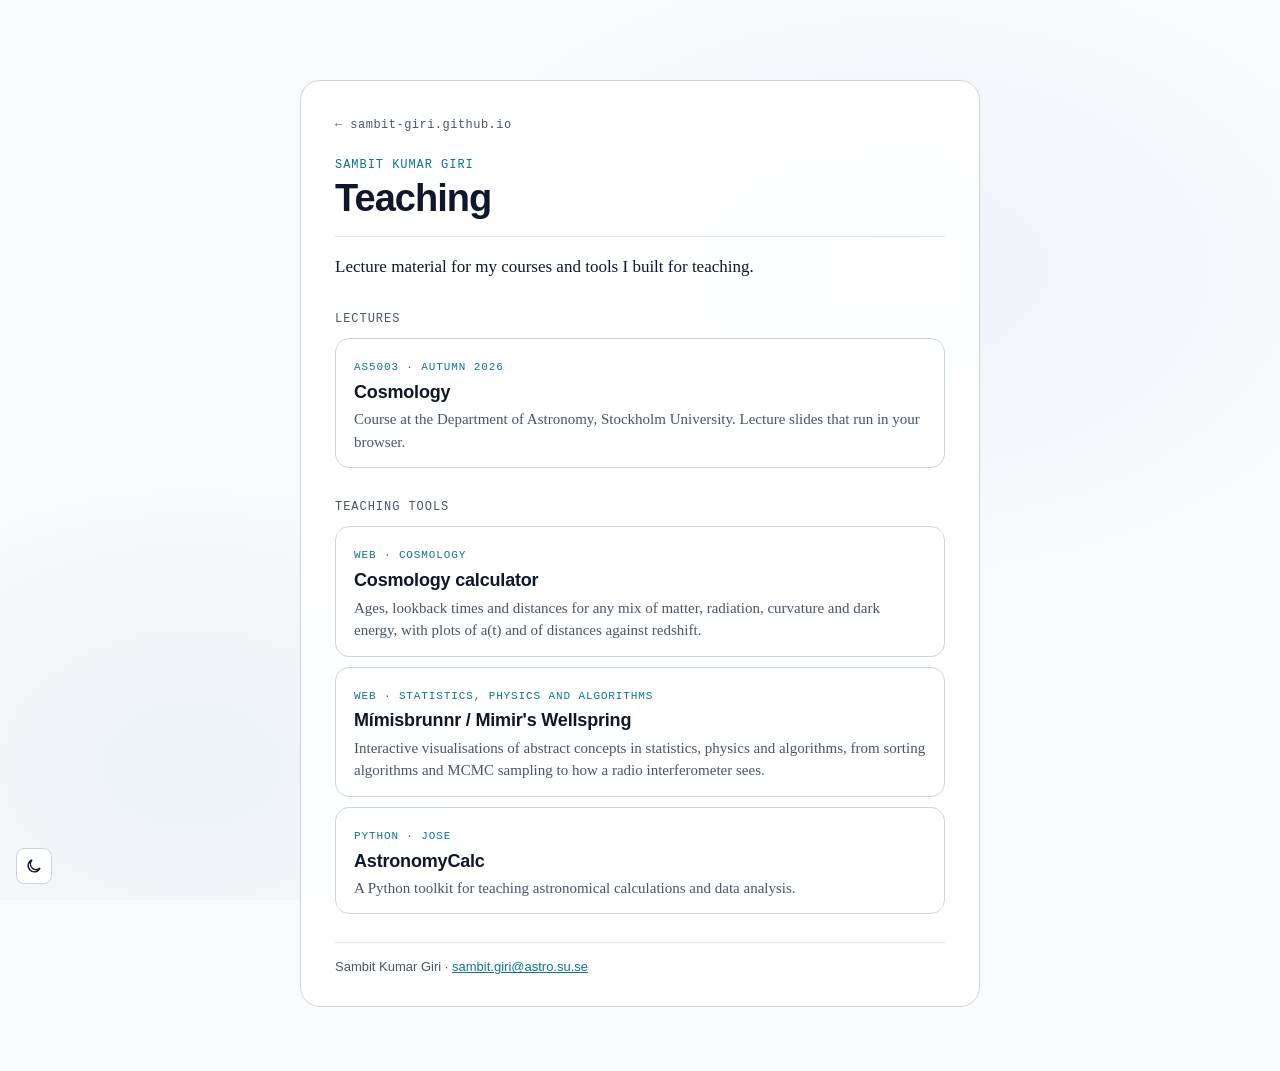
<file: index.html>
<!DOCTYPE html>
<html lang="en-GB">
<head>
<meta charset="utf-8">
<meta name="viewport" content="width=device-width, initial-scale=1">
<title>Teaching · Sambit Kumar Giri</title>
<meta name="description" content="Lecture material and teaching tools by Sambit Kumar Giri.">
<script src="assets/theme.js"></script>
<link rel="stylesheet" href="assets/tokens.css">
<link rel="stylesheet" href="assets/site.css">
</head>
<body>
<main>
  <a class="back" href="https://sambit-giri.github.io/">&larr; sambit-giri.github.io</a>
  <p class="kicker">Sambit Kumar Giri</p>
  <h1>Teaching</h1>
  <div class="about">
    <p>Lecture material for my courses and tools I built for teaching.</p>
  </div>

  <h2>Lectures</h2>
  <ul class="cards">
    <li>
      <a class="card" href="Cosmology_HT2026_AS5003/">
        <span class="num">AS5003 · Autumn 2026</span>
        <span class="name">Cosmology</span>
        <span class="desc">Course at the Department of Astronomy, Stockholm University. Lecture slides that run in your browser.</span>
      </a>
    </li>
  </ul>

  <h2>Teaching tools</h2>
  <ul class="cards">
    <li>
      <a class="card" href="tools/cosmology-calculator/">
        <span class="num">Web · Cosmology</span>
        <span class="name">Cosmology calculator</span>
        <span class="desc">Ages, lookback times and distances for any mix of matter, radiation, curvature and dark
          energy, with plots of a(t) and of distances against redshift.</span>
      </a>
    </li>
    <li>
      <a class="card" href="https://sambit-giri.github.io/mimisbrunnr/">
        <span class="num">Web · Statistics, physics and algorithms</span>
        <span class="name">Mímisbrunnr / Mimir's Wellspring</span>
        <span class="desc">Interactive visualisations of abstract concepts in statistics, physics and algorithms,
          from sorting algorithms and MCMC sampling to how a radio interferometer sees.</span>
      </a>
    </li>
    <li>
      <a class="card" href="https://github.com/sambit-giri/AstronomyCalc">
        <span class="num">Python · JOSE</span>
        <span class="name">AstronomyCalc</span>
        <span class="desc">A Python toolkit for teaching astronomical calculations and data analysis.</span>
      </a>
    </li>
  </ul>

  <footer>Sambit Kumar Giri · <a href="mailto:sambit.giri@astro.su.se">sambit.giri@astro.su.se</a></footer>
</main>
</body>
</html>
</file>
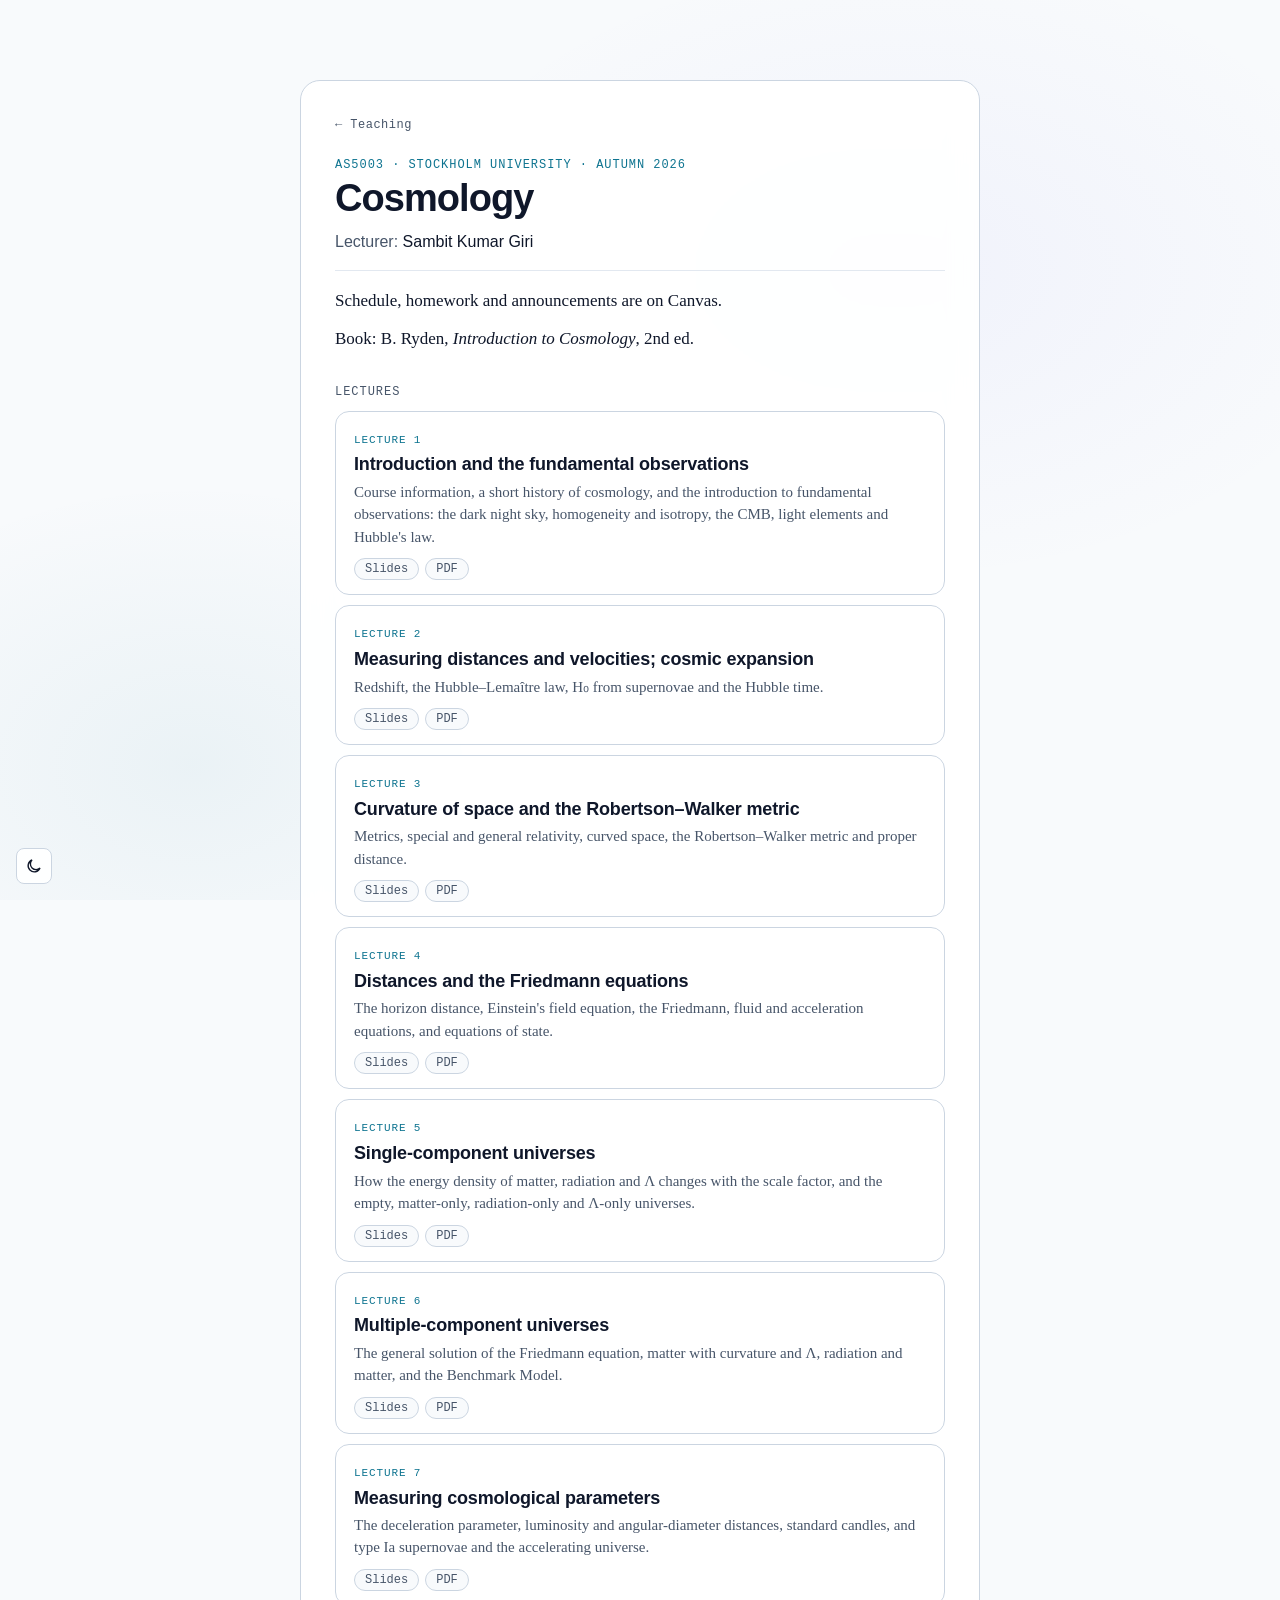
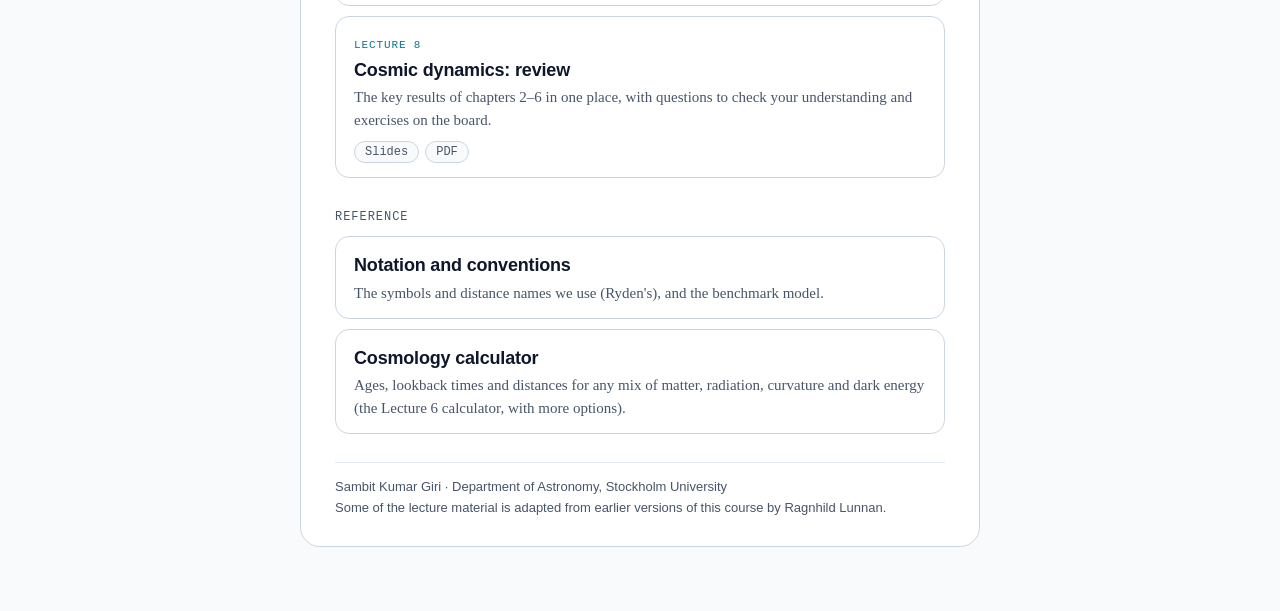
<file: Cosmology_HT2026_AS5003/index.html>
<!DOCTYPE html>
<html lang="en-GB">
<head>
<meta charset="utf-8">
<meta name="viewport" content="width=device-width, initial-scale=1">
<title>Cosmology · AS5003 · Autumn 2026</title>
<meta name="description" content="Lecture slides for Cosmology (AS5003), Stockholm University, autumn 2026.">
<script src="../assets/theme.js"></script>
<link rel="stylesheet" href="../assets/tokens.css">
<link rel="stylesheet" href="../assets/site.css">
</head>
<body>
<main>
  <a class="back" href="../">&larr; Teaching</a>
  <p class="kicker">AS5003 · Stockholm University · Autumn 2026</p>
  <h1>Cosmology</h1>
  <p class="meta">Lecturer: <strong>Sambit Kumar Giri</strong></p>
  <div class="about">
    <p>Schedule, homework and announcements are on Canvas.</p>
    <p>Book: B. Ryden, <em>Introduction to Cosmology</em>, 2nd ed.</p>
  </div>

  <h2>Lectures</h2>
  <ul class="cards">
    <li class="card">
      <span class="num">Lecture 1</span>
      <span class="name"><a href="lectures/01-observables/">Introduction and the fundamental observations</a></span>
      <span class="desc">Course information, a short history of cosmology, and the introduction to fundamental observations: the dark night sky, homogeneity and isotropy, the CMB, light elements and Hubble's law.</span>
      <span class="links">
        <a href="lectures/01-observables/">Slides</a>
        <a href="lectures/01-observables/slides.pdf" download="AS5003-HT26-lecture-01.pdf">PDF</a>
      </span>
    </li>
    <li class="card">
      <span class="num">Lecture 2</span>
      <span class="name"><a href="lectures/02-expansion/">Measuring distances and velocities; cosmic expansion</a></span>
      <span class="desc">Redshift, the Hubble–Lemaître law, H₀ from supernovae and the Hubble time.</span>
      <span class="links">
        <a href="lectures/02-expansion/">Slides</a>
        <a href="lectures/02-expansion/slides.pdf" download="AS5003-HT26-lecture-02.pdf">PDF</a>
      </span>
    </li>
    <li class="card">
      <span class="num">Lecture 3</span>
      <span class="name"><a href="lectures/03-curvature/">Curvature of space and the Robertson–Walker metric</a></span>
      <span class="desc">Metrics, special and general relativity, curved space, the Robertson–Walker metric and proper distance.</span>
      <span class="links">
        <a href="lectures/03-curvature/">Slides</a>
        <a href="lectures/03-curvature/slides.pdf" download="AS5003-HT26-lecture-03.pdf">PDF</a>
      </span>
    </li>
    <li class="card">
      <span class="num">Lecture 4</span>
      <span class="name"><a href="lectures/04-friedmann/">Distances and the Friedmann equations</a></span>
      <span class="desc">The horizon distance, Einstein's field equation, the Friedmann, fluid and acceleration equations, and equations of state.</span>
      <span class="links">
        <a href="lectures/04-friedmann/">Slides</a>
        <a href="lectures/04-friedmann/slides.pdf" download="AS5003-HT26-lecture-04.pdf">PDF</a>
      </span>
    </li>
    <li class="card">
      <span class="num">Lecture 5</span>
      <span class="name"><a href="lectures/05-single/">Single-component universes</a></span>
      <span class="desc">How the energy density of matter, radiation and Λ changes with the scale factor, and the empty, matter-only, radiation-only and Λ-only universes.</span>
      <span class="links">
        <a href="lectures/05-single/">Slides</a>
        <a href="lectures/05-single/slides.pdf" download="AS5003-HT26-lecture-05.pdf">PDF</a>
      </span>
    </li>
    <li class="card">
      <span class="num">Lecture 6</span>
      <span class="name"><a href="lectures/06-multiple/">Multiple-component universes</a></span>
      <span class="desc">The general solution of the Friedmann equation, matter with curvature and Λ, radiation and matter, and the Benchmark Model.</span>
      <span class="links">
        <a href="lectures/06-multiple/">Slides</a>
        <a href="lectures/06-multiple/slides.pdf" download="AS5003-HT26-lecture-06.pdf">PDF</a>
      </span>
    </li>
    <li class="card">
      <span class="num">Lecture 7</span>
      <span class="name"><a href="lectures/07-parameters/">Measuring cosmological parameters</a></span>
      <span class="desc">The deceleration parameter, luminosity and angular-diameter distances, standard candles, and type Ia supernovae and the accelerating universe.</span>
      <span class="links">
        <a href="lectures/07-parameters/">Slides</a>
        <a href="lectures/07-parameters/slides.pdf" download="AS5003-HT26-lecture-07.pdf">PDF</a>
      </span>
    </li>
    <li class="card">
      <span class="num">Lecture 8</span>
      <span class="name"><a href="lectures/08-review/">Cosmic dynamics: review</a></span>
      <span class="desc">The key results of chapters 2–6 in one place, with questions to check your understanding and exercises on the board.</span>
      <span class="links">
        <a href="lectures/08-review/">Slides</a>
        <a href="lectures/08-review/slides.pdf" download="AS5003-HT26-lecture-08.pdf">PDF</a>
      </span>
    </li>
  </ul>

  <h2>Reference</h2>
  <ul class="cards">
    <li>
      <a class="card" href="notation.html">
        <span class="name">Notation and conventions</span>
        <span class="desc">The symbols and distance names we use (Ryden's), and the benchmark model.</span>
      </a>
    </li>
    <li>
      <a class="card" href="../tools/cosmology-calculator/">
        <span class="name">Cosmology calculator</span>
        <span class="desc">Ages, lookback times and distances for any mix of matter, radiation, curvature and dark energy (the Lecture 6 calculator, with more options).</span>
      </a>
    </li>
  </ul>

  <footer>
    Sambit Kumar Giri · Department of Astronomy, Stockholm University<br>
    Some of the lecture material is adapted from earlier versions of this course by Ragnhild Lunnan.
  </footer>
</main>
</body>
</html>
</file>
<file: assets/tokens.css>
/* Colour and font tokens shared by every page in the repo (sambit-giri.github.io look: slate + cyan).
   Dark by default; theme.js sets data-theme="light" on <html> to switch. */

:root {
  --bg: #0b1120;
  --glow-a: rgba(34, 211, 238, 0.10);
  --glow-b: rgba(129, 140, 248, 0.12);
  --ink: #e2e8f0;
  --ink-soft: #94a3b8;
  --panel: rgba(15, 23, 42, 0.72);
  --card: rgba(255, 255, 255, 0.04);
  --edge: rgba(148, 163, 184, 0.18);
  --line: rgba(148, 163, 184, 0.14);
  --accent: #22d3ee;
  --accent-soft: rgba(34, 211, 238, 0.12);
  --stars: 0.55;
  --grid: rgba(148, 163, 184, 0.18);
  /* data colours for figures */
  --hot: #fb923c;
  --cool: #60a5fa;
  --good: #4ade80;
  --gold: #facc15;
  --violet: #a78bfa;
  --pink: #f472b6;
  --f-ui: -apple-system, BlinkMacSystemFont, "Segoe UI", Roboto, Helvetica, Arial, sans-serif;
  --f-mono: Menlo, Monaco, Consolas, "Liberation Mono", monospace;
  /* as on sambit-giri.github.io: sans for headings and controls, serif for prose, mono for labels */
  --f-serif: Charter, "Bitstream Charter", Georgia, serif;
  color-scheme: dark;
}
:root[data-theme="light"] {
  --bg: #f8fafc;
  --glow-a: rgba(14, 116, 144, 0.06);
  --glow-b: rgba(99, 102, 241, 0.05);
  --ink: #0f172a;
  --ink-soft: #475569;
  --panel: rgba(255, 255, 255, 0.92);
  --card: #ffffff;
  --edge: #cbd5e1;
  --line: #e2e8f0;
  --accent: #0e7490;
  --accent-soft: rgba(14, 116, 144, 0.08);
  --stars: 0;
  --grid: rgba(15, 23, 42, 0.10);
  --hot: #c2410c;
  --cool: #1d4ed8;
  --good: #15803d;
  --gold: #a16207;
  --violet: #6d28d9;
  --pink: #be185d;
  color-scheme: light;
}
</file>
<file: assets/site.css>
/* Style for the hand-written pages: the landing page, course lecture lists, reference pages.
   Colours and fonts come from tokens.css. */

*, *::before, *::after { box-sizing: border-box; }

body {
  margin: 0;
  min-height: 100vh;
  padding: 5rem 16px 4rem;
  color: var(--ink);
  background-color: var(--bg);
  background-image:
    radial-gradient(55% 50% at 70% 30%, var(--glow-b), transparent 70%),
    radial-gradient(45% 45% at 15% 85%, var(--glow-a), transparent 70%);
  background-attachment: fixed;
  font: 400 16px/1.55 var(--f-ui);
  -webkit-font-smoothing: antialiased;
}
/* faint star field, dark mode only */
body::before {
  content: "";
  position: fixed;
  inset: 0;
  pointer-events: none;
  opacity: var(--stars);
  background-image:
    radial-gradient(1px 1px at 8% 14%, #fff 50%, transparent 51%),
    radial-gradient(1px 1px at 23% 61%, #fff 50%, transparent 51%),
    radial-gradient(1.5px 1.5px at 37% 27%, #fff 50%, transparent 51%),
    radial-gradient(1px 1px at 51% 83%, #fff 50%, transparent 51%),
    radial-gradient(1px 1px at 64% 9%, #fff 50%, transparent 51%),
    radial-gradient(1.5px 1.5px at 72% 52%, #fff 50%, transparent 51%),
    radial-gradient(1px 1px at 84% 77%, #fff 50%, transparent 51%),
    radial-gradient(1px 1px at 93% 31%, #fff 50%, transparent 51%),
    radial-gradient(1px 1px at 3% 92%, #fff 50%, transparent 51%),
    radial-gradient(1.5px 1.5px at 43% 96%, #fff 50%, transparent 51%);
}

main {
  position: relative;
  max-width: 680px;
  margin: 0 auto;
  padding: 30px 34px 28px;
  background: var(--panel);
  border: 1px solid var(--edge);
  border-radius: 20px;
  -webkit-backdrop-filter: blur(14px);
  backdrop-filter: blur(14px);
}

a { color: var(--accent); }
a:focus-visible, button:focus-visible { outline: 2px solid var(--accent); outline-offset: 2px; }

.back {
  font: 400 12px var(--f-mono);
  letter-spacing: 0.04em;
  color: var(--ink-soft);
  text-decoration: none;
}
.back:hover { color: var(--accent); }

.kicker {
  margin: 22px 0 6px;
  font: 500 12px var(--f-mono);
  letter-spacing: 0.08em;
  text-transform: uppercase;
  color: var(--accent);
}
h1 {
  margin: 0 0 10px;
  font-size: 38px;
  line-height: 1.1;
  font-weight: 800;
  letter-spacing: -0.025em;
  text-wrap: balance;
}
.meta { margin: 0; color: var(--ink-soft); }
.meta strong { color: var(--ink); font-weight: 500; }
.about {
  margin: 16px 0 0;
  padding-top: 16px;
  border-top: 1px solid var(--line);
}
.about p { margin: 0 0 10px; font: 400 17px/1.625 var(--f-serif); }
.about p:last-child { margin-bottom: 0; }

h2 {
  margin: 32px 0 12px;
  font: 500 12px var(--f-mono);
  letter-spacing: 0.08em;
  text-transform: uppercase;
  color: var(--ink-soft);
}

ul.cards { list-style: none; margin: 0; padding: 0; display: grid; gap: 10px; }

.card {
  position: relative;
  display: block;
  padding: 14px 18px;
  background: var(--card);
  border: 1px solid var(--edge);
  border-radius: 14px;
  color: inherit;
  text-decoration: none;
  transition: border-color 0.15s ease, background-color 0.15s ease;
}
.card:hover, .card:focus-within { border-color: var(--accent); }
a.card:hover { background: var(--accent-soft); }

.num {
  font: 500 11px var(--f-mono);
  letter-spacing: 0.08em;
  text-transform: uppercase;
  color: var(--accent);
}
.name {
  display: block;
  margin-top: 3px;
  font-size: 18px;
  line-height: 1.3;
  font-weight: 700;
  letter-spacing: -0.01em;
}
.desc { display: block; margin-top: 4px; font: 400 15px/1.5 var(--f-serif); color: var(--ink-soft); }

/* a lecture card has several targets: the whole card opens the slides, the chips sit above it */
.card .name a { color: inherit; text-decoration: none; }
.card .name a::after { content: ""; position: absolute; inset: 0; border-radius: inherit; }
.links { position: relative; z-index: 1; display: flex; flex-wrap: wrap; gap: 6px; margin-top: 10px; }
.links a {
  padding: 3px 10px;
  font: 500 12px var(--f-mono);
  border: 1px solid var(--edge);
  border-radius: 999px;
  text-decoration: none;
  color: var(--ink-soft);
  background: var(--bg);
}
.links a:hover { color: var(--accent); border-color: var(--accent); }

kbd {
  padding: 0 5px;
  font: 500 12px var(--f-mono);
  border: 1px solid var(--edge);
  border-radius: 4px;
}

footer {
  margin-top: 28px;
  padding-top: 14px;
  border-top: 1px solid var(--line);
  font-size: 13px;
  color: var(--ink-soft);
}

#themeToggle {
  position: fixed;
  left: 16px;
  bottom: 16px;
  z-index: 10;
  width: 36px;
  height: 36px;
  display: grid;
  place-items: center;
  padding: 0;
  color: var(--ink);
  background: var(--panel);
  border: 1px solid var(--edge);
  border-radius: 8px;
  cursor: pointer;
}
#themeToggle:hover { border-color: var(--accent); }
#themeToggle svg { width: 18px; height: 18px; fill: none; stroke: currentColor; stroke-width: 1.8; stroke-linecap: round; }
:root[data-theme="light"] #themeToggle .sun, :root:not([data-theme="light"]) #themeToggle .moon { display: none; }

@media (max-width: 540px) {
  body { padding-top: 2rem; }
  main { padding: 22px 20px 20px; }
  h1 { font-size: 30px; }
}

/* Reference pages (e.g. notation): text and tables inside a .prose block */
main.wide { max-width: 820px; }
.prose p { margin: 0 0 12px; }
.table-wrap { overflow-x: auto; margin: 0 0 8px; }
.prose table {
  width: 100%;
  border-collapse: collapse;
  font-size: 15px;
}
.prose th, .prose td {
  padding: 8px 10px;
  text-align: left;
  vertical-align: top;
  border-bottom: 1px solid var(--line);
}
.prose th {
  font: 500 11px var(--f-mono);
  letter-spacing: 0.08em;
  text-transform: uppercase;
  color: var(--ink-soft);
  border-bottom-color: var(--edge);
}
.prose td:first-child { white-space: nowrap; }
.prose tbody tr:hover { background: var(--accent-soft); }
</file>
